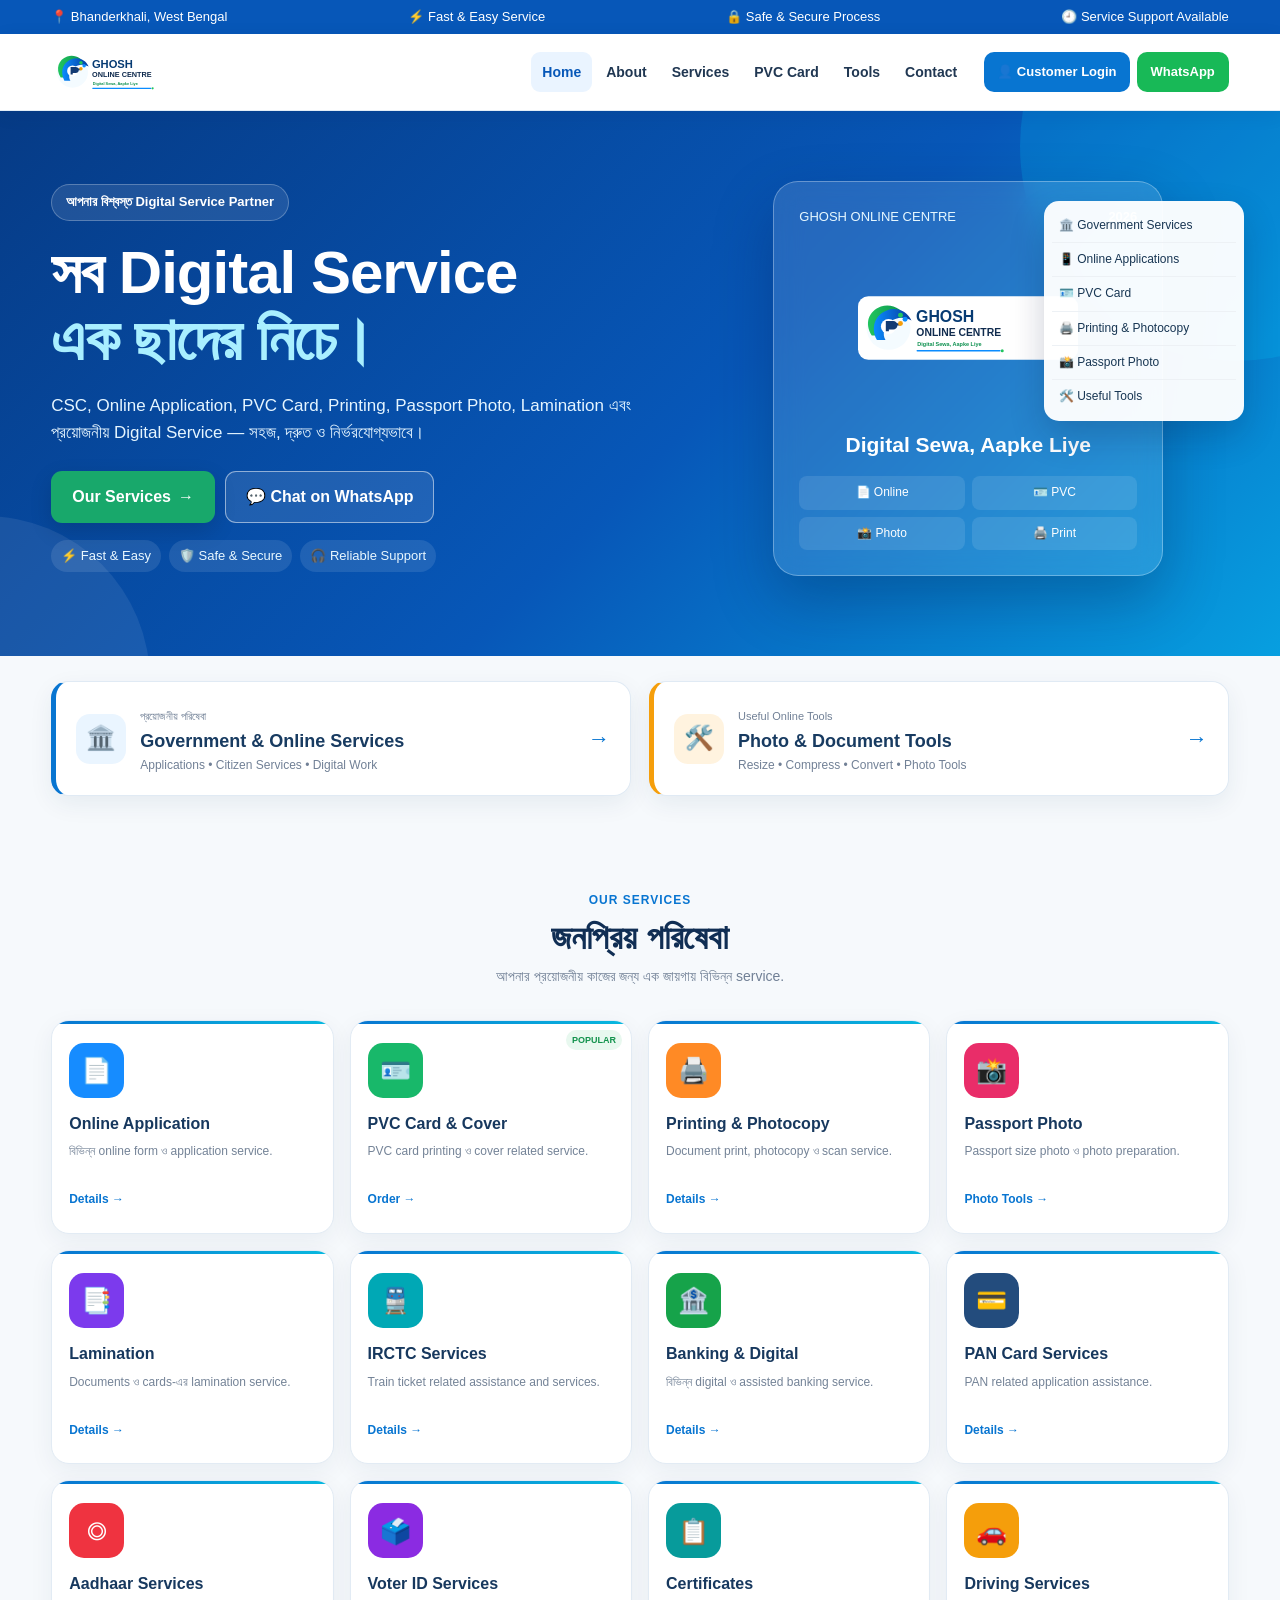
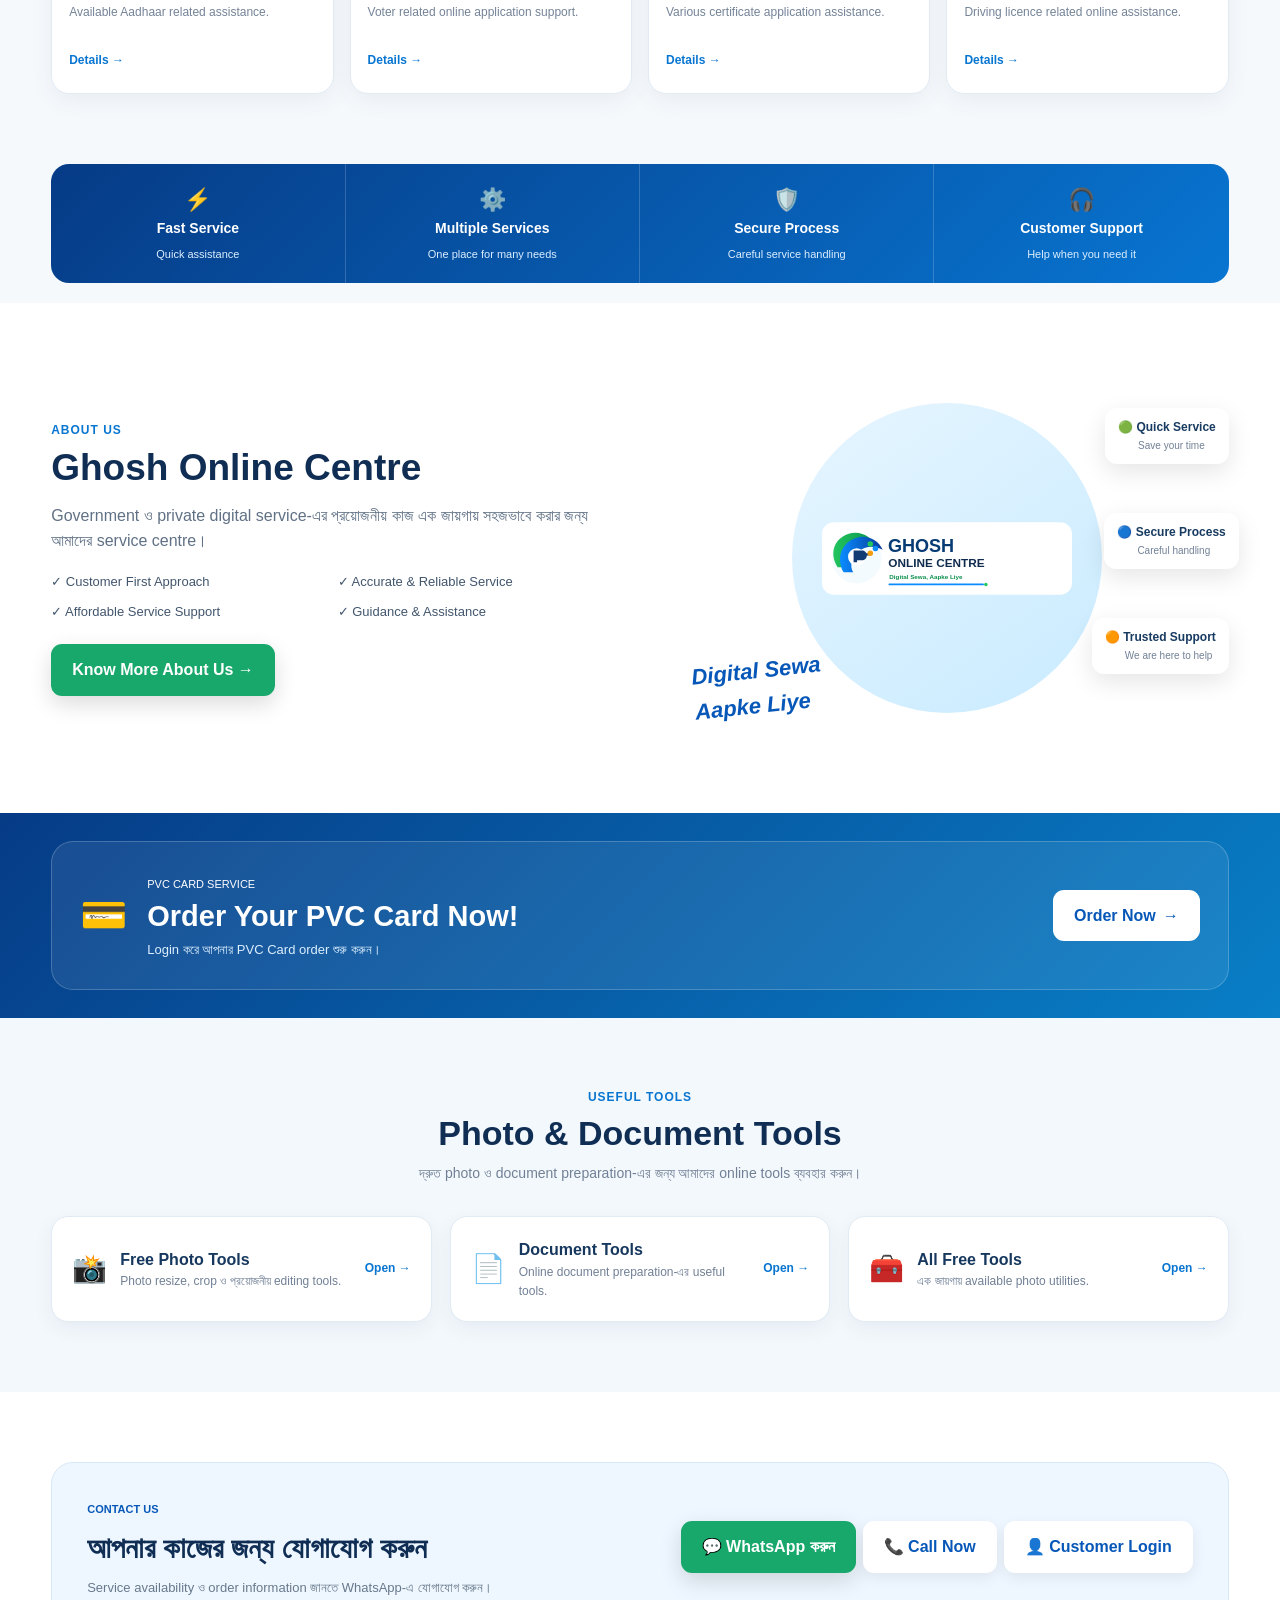
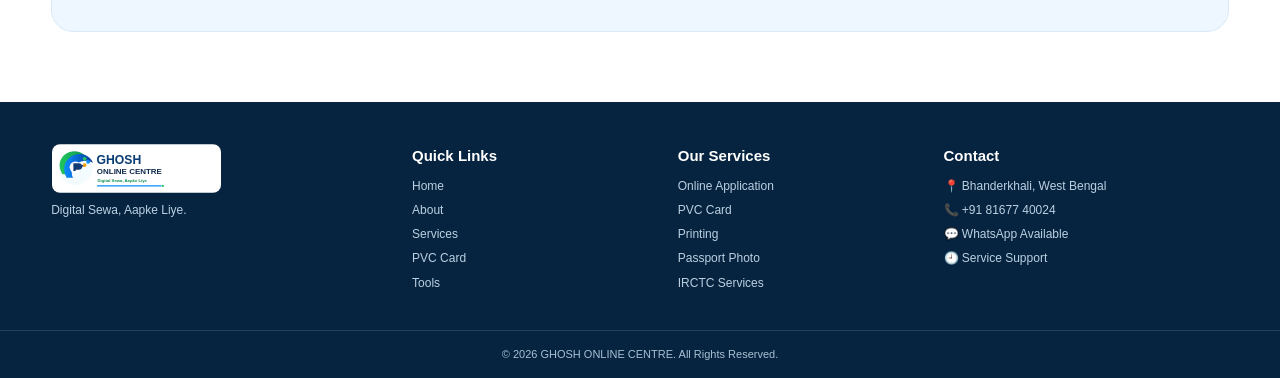
<file: index.html>
<!doctype html><html lang="bn"><head><meta charset="utf-8"><meta name="viewport" content="width=device-width,initial-scale=1"><meta name="theme-color" content="#0757b8"><title>GHOSH ONLINE CENTRE | Digital Service & Online Solutions</title><link rel="icon" href="logo.svg" type="image/svg+xml"><link rel="stylesheet" href="styles.css"></head><body>
<div class="top-strip"><div class="wrap top-strip-in"><span>📍 Bhanderkhali, West Bengal</span><span>⚡ Fast & Easy Service</span><span>🔒 Safe & Secure Process</span><span>🕘 Service Support Available</span></div></div>
<header class="site-header"><div class="wrap nav"><a class="brand" href="#home"><img src="logo.svg" alt="GHOSH ONLINE CENTRE"></a><button class="menu-btn" id="menuBtn">☰</button><nav id="mainNav"><a class="active" href="#home">Home</a><a href="#about">About</a><a href="#services">Services</a><a href="#pvc">PVC Card</a><a href="#tools">Tools</a><a href="#contact">Contact</a></nav><div class="nav-actions"><a class="login-pill" href="login.html">👤 Customer Login</a><a class="nav-wa" href="https://wa.me/918167740024">WhatsApp</a></div></div></header>
<main id="home">
<section class="hero"><div class="hero-glow glow1"></div><div class="hero-glow glow2"></div><div class="wrap hero-grid"><div class="hero-copy"><span class="eyebrow">আপনার বিশ্বস্ত Digital Service Partner</span><h1>সব Digital Service<br><span>এক ছাদের নিচে।</span></h1><p>CSC, Online Application, PVC Card, Printing, Passport Photo, Lamination এবং প্রয়োজনীয় Digital Service — সহজ, দ্রুত ও নির্ভরযোগ্যভাবে।</p><div class="hero-actions"><a class="btn primary" href="#services">Our Services <b>→</b></a><a class="btn white-outline" href="https://wa.me/918167740024">💬 Chat on WhatsApp</a></div><div class="trust-row"><span>⚡ Fast & Easy</span><span>🛡️ Safe & Secure</span><span>🎧 Reliable Support</span></div></div><div class="hero-visual"><div class="visual-card"><div class="visual-head"><span>GHOSH ONLINE CENTRE</span><b>2026</b></div><img src="logo.svg" alt="Ghosh Online Centre logo" class="hero-logo"><div class="visual-slogan">Digital Sewa, Aapke Liye</div><div class="mini-grid"><span>📄 Online</span><span>🪪 PVC</span><span>📸 Photo</span><span>🖨️ Print</span></div></div><div class="floating-list"><div>🏛️ <span>Government Services</span></div><div>📱 <span>Online Applications</span></div><div>🪪 <span>PVC Card</span></div><div>🖨️ <span>Printing & Photocopy</span></div><div>📸 <span>Passport Photo</span></div><div>🛠️ <span>Useful Tools</span></div></div></div></div></section>
<section class="quick wrap"><a class="quick-card blue" href="#services"><span class="qicon">🏛️</span><div><small>প্রয়োজনীয় পরিষেবা</small><h3>Government & Online Services</h3><p>Applications • Citizen Services • Digital Work</p></div><b>→</b></a><a class="quick-card orange" href="#tools"><span class="qicon">🛠️</span><div><small>Useful Online Tools</small><h3>Photo & Document Tools</h3><p>Resize • Compress • Convert • Photo Tools</p></div><b>→</b></a></section>
<section id="services" class="section"><div class="wrap"><div class="section-head"><span>OUR SERVICES</span><h2>জনপ্রিয় পরিষেবা</h2><p>আপনার প্রয়োজনীয় কাজের জন্য এক জায়গায় বিভিন্ন service.</p></div><div class="service-grid">
<article class="service-card"><div class="icon blue-i">📄</div><h3>Online Application</h3><p>বিভিন্ন online form ও application service.</p><a href="#contact">Details →</a></article><article class="service-card featured"><div class="icon green-i">🪪</div><span class="tag">POPULAR</span><h3>PVC Card & Cover</h3><p>PVC card printing ও cover related service.</p><a href="#pvc">Order →</a></article><article class="service-card"><div class="icon orange-i">🖨️</div><h3>Printing & Photocopy</h3><p>Document print, photocopy ও scan service.</p><a href="#contact">Details →</a></article><article class="service-card"><div class="icon pink-i">📸</div><h3>Passport Photo</h3><p>Passport size photo ও photo preparation.</p><a href="#tools">Photo Tools →</a></article><article class="service-card"><div class="icon purple-i">📑</div><h3>Lamination</h3><p>Documents ও cards-এর lamination service.</p><a href="#contact">Details →</a></article><article class="service-card"><div class="icon cyan-i">🚆</div><h3>IRCTC Services</h3><p>Train ticket related assistance and services.</p><a href="#contact">Details →</a></article><article class="service-card"><div class="icon green2-i">🏦</div><h3>Banking & Digital</h3><p>বিভিন্ন digital ও assisted banking service.</p><a href="#contact">Details →</a></article><article class="service-card"><div class="icon navy-i">💳</div><h3>PAN Card Services</h3><p>PAN related application assistance.</p><a href="#contact">Details →</a></article><article class="service-card"><div class="icon red-i">◎</div><h3>Aadhaar Services</h3><p>Available Aadhaar related assistance.</p><a href="#contact">Details →</a></article><article class="service-card"><div class="icon violet-i">🗳️</div><h3>Voter ID Services</h3><p>Voter related online application support.</p><a href="#contact">Details →</a></article><article class="service-card"><div class="icon teal-i">📋</div><h3>Certificates</h3><p>Various certificate application assistance.</p><a href="#contact">Details →</a></article><article class="service-card"><div class="icon gold-i">🚗</div><h3>Driving Services</h3><p>Driving licence related online assistance.</p><a href="#contact">Details →</a></article>
</div></div></section>
<section class="benefit-strip"><div class="wrap benefits"><div><b>⚡</b><strong>Fast Service</strong><span>Quick assistance</span></div><div><b>⚙️</b><strong>Multiple Services</strong><span>One place for many needs</span></div><div><b>🛡️</b><strong>Secure Process</strong><span>Careful service handling</span></div><div><b>🎧</b><strong>Customer Support</strong><span>Help when you need it</span></div></div></section>
<section id="about" class="section about-section"><div class="wrap about-grid"><div class="about-copy"><span class="section-kicker">ABOUT US</span><h2>Ghosh Online Centre</h2><p>Government ও private digital service-এর প্রয়োজনীয় কাজ এক জায়গায় সহজভাবে করার জন্য আমাদের service centre।</p><div class="checks"><span>✓ Customer First Approach</span><span>✓ Accurate & Reliable Service</span><span>✓ Affordable Service Support</span><span>✓ Guidance & Assistance</span></div><a class="btn primary" href="#contact">Know More About Us →</a></div><div class="about-art"><div class="art-circle"></div><img src="logo.svg" alt="Ghosh Online Centre"><div class="art-note">Digital Sewa<br><b>Aapke Liye</b></div><div class="side-badge one">🟢 <b>Quick Service</b><small>Save your time</small></div><div class="side-badge two">🔵 <b>Secure Process</b><small>Careful handling</small></div><div class="side-badge three">🟠 <b>Trusted Support</b><small>We are here to help</small></div></div></div></section>
<section id="pvc" class="pvc-cta"><div class="wrap pvc-inner"><div class="pvc-icon">💳</div><div><span>PVC CARD SERVICE</span><h2>Order Your PVC Card Now!</h2><p>Login করে আপনার PVC Card order শুরু করুন।</p></div><a class="btn white-btn" href="login.html">Order Now <b>→</b></a></div></section>
<section id="tools" class="section tools-section"><div class="wrap"><div class="section-head"><span>USEFUL TOOLS</span><h2>Photo & Document Tools</h2><p>দ্রুত photo ও document preparation-এর জন্য আমাদের online tools ব্যবহার করুন।</p></div><div class="tool-grid"><a class="tool-card" href="photo-tools.html"><span>📸</span><div><h3>Free Photo Tools</h3><p>Photo resize, crop ও প্রয়োজনীয় editing tools.</p></div><b>Open →</b></a><a class="tool-card" href="photo-tools.html"><span>📄</span><div><h3>Document Tools</h3><p>Online document preparation-এর useful tools.</p></div><b>Open →</b></a><a class="tool-card" href="photo-tools.html"><span>🧰</span><div><h3>All Free Tools</h3><p>এক জায়গায় available photo utilities.</p></div><b>Open →</b></a></div></div></section>
<section id="contact" class="contact-section"><div class="wrap contact-box"><div><span>CONTACT US</span><h2>আপনার কাজের জন্য যোগাযোগ করুন</h2><p>Service availability ও order information জানতে WhatsApp-এ যোগাযোগ করুন।</p></div><div class="contact-actions"><a class="btn primary" href="https://wa.me/918167740024">💬 WhatsApp করুন</a><a class="btn soft" href="tel:+918167740024">📞 Call Now</a><a class="btn soft" href="login.html">👤 Customer Login</a></div></div></section>
</main>
<footer><div class="wrap footer-grid"><div class="footer-brand"><img src="logo.svg" alt="Ghosh Online Centre"><p>Digital Sewa, Aapke Liye.</p></div><div><h3>Quick Links</h3><a href="#home">Home</a><a href="#about">About</a><a href="#services">Services</a><a href="#pvc">PVC Card</a><a href="#tools">Tools</a></div><div><h3>Our Services</h3><a href="#services">Online Application</a><a href="#services">PVC Card</a><a href="#services">Printing</a><a href="#services">Passport Photo</a><a href="#services">IRCTC Services</a></div><div><h3>Contact</h3><p>📍 Bhanderkhali, West Bengal</p><p>📞 +91 81677 40024</p><p>💬 WhatsApp Available</p><p>🕘 Service Support</p></div></div><div class="footer-bottom">© 2026 GHOSH ONLINE CENTRE. All Rights Reserved.</div></footer>
<script>const b=document.getElementById('menuBtn'),n=document.getElementById('mainNav');b.addEventListener('click',()=>n.classList.toggle('open'));document.querySelectorAll('#mainNav a').forEach(a=>a.addEventListener('click',()=>n.classList.remove('open')));</script></body></html>
</file>
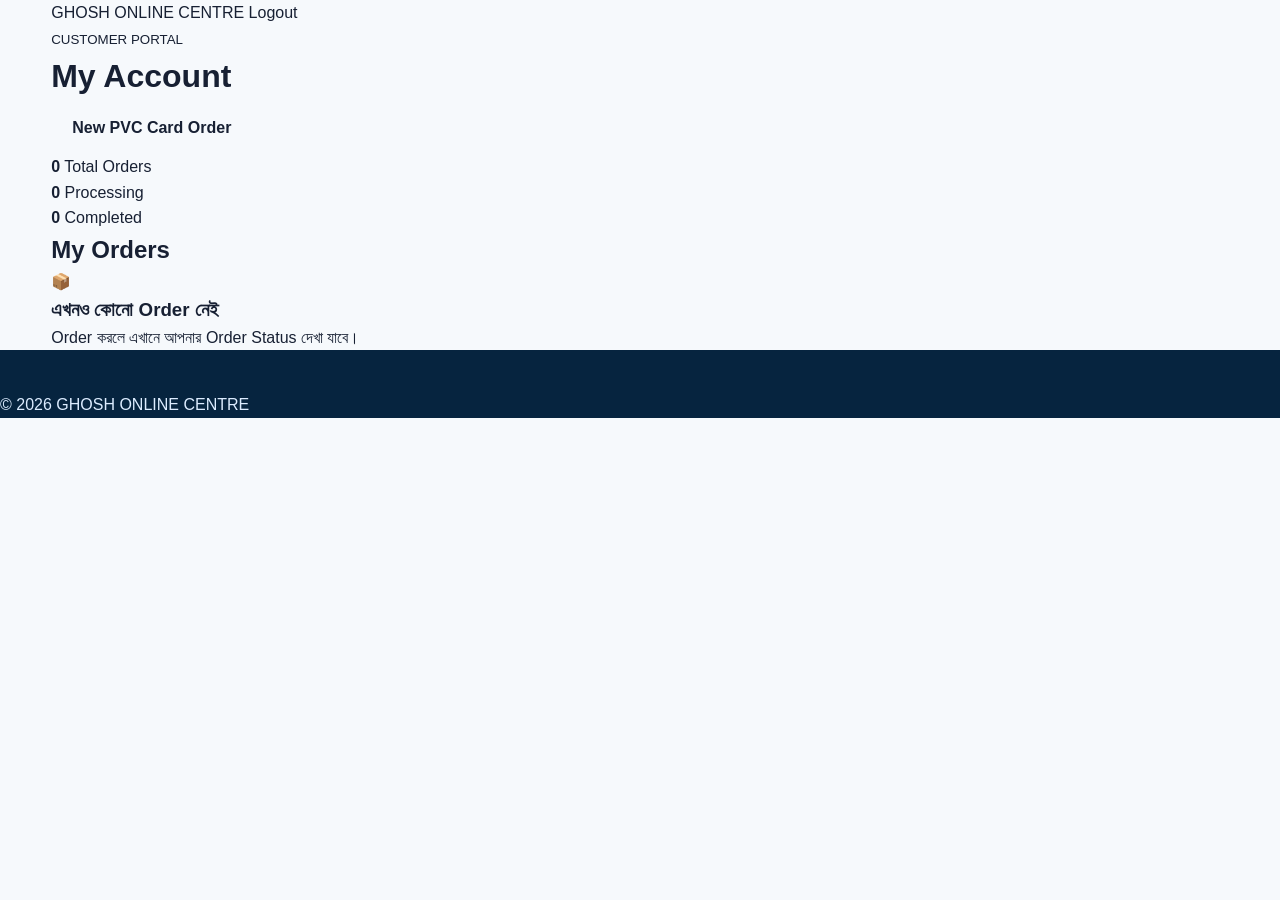
<file: dashboard.html>
<!doctype html>
<html lang="bn">

<head>
<meta charset="utf-8">
<meta name="viewport" content="width=device-width,initial-scale=1">

<title>My Account | GHOSH ONLINE CENTRE</title>

<link rel="stylesheet" href="styles.css">
</head>

<body>

<header>
<div class="nav wrap">

<a href="index.html">GHOSH ONLINE CENTRE</a>

<a class="login" id="logout" href="#">Logout</a>

</div>
</header>


<main class="dashboard wrap">

<div class="dash-head">

<div>

<small>CUSTOMER PORTAL</small>

<h1 id="welcome">
My Account
</h1>

<p id="phone"></p>

</div>


<a class="btn" href="index.html#pvc">
New PVC Card Order
</a>

</div>


<div class="stats">

<div>
<b>0</b>
<span>Total Orders</span>
</div>

<div>
<b>0</b>
<span>Processing</span>
</div>

<div>
<b>0</b>
<span>Completed</span>
</div>

</div>


<div class="panel">

<h2>My Orders</h2>

<div class="empty">

<div>📦</div>

<h3>এখনও কোনো Order নেই</h3>

<p>
Order করলে এখানে আপনার Order Status দেখা যাবে।
</p>

</div>

</div>

</main>


<footer>
© 2026 GHOSH ONLINE CENTRE
</footer>


<script>

const u = JSON.parse(
localStorage.getItem("ghosh_current_user") || "null"
);


if(!u){

location.href = "login.html";

}else{

document.getElementById("welcome").textContent =
"Welcome, " + u.name;

document.getElementById("phone").textContent =
"📱 " + u
</file>
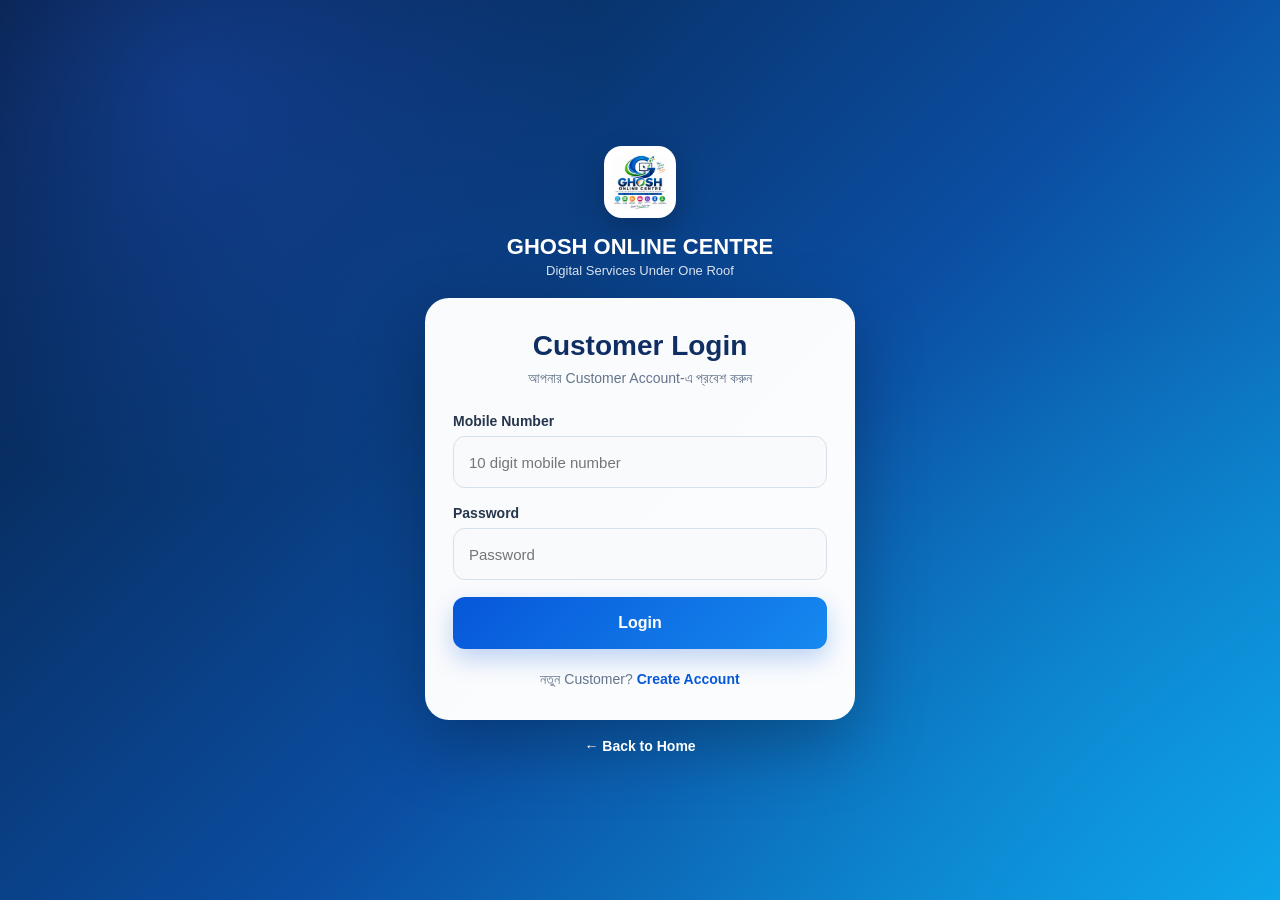
<file: login.html>
<!doctype html>
<html lang="bn">
<head>
<meta charset="utf-8">
<meta name="viewport" content="width=device-width,initial-scale=1">
<title>Customer Login | GHOSH ONLINE CENTRE</title>

<style>
*{box-sizing:border-box}

body{
  margin:0;
  min-height:100vh;
  font-family:Arial,"Noto Sans Bengali",sans-serif;
  background:
    radial-gradient(circle at 15% 10%,rgba(37,99,235,.35),transparent 30%),
    radial-gradient(circle at 90% 90%,rgba(14,165,233,.25),transparent 35%),
    linear-gradient(135deg,#061a3a,#0b4ea2 55%,#0ea5e9);
  display:flex;
  align-items:center;
  justify-content:center;
  padding:24px 16px;
}

.login-wrap{
  width:100%;
  max-width:430px;
}

.brand{
  text-align:center;
  color:white;
  margin-bottom:20px;
}

.brand-logo{
  width:72px;
  height:72px;
  object-fit:contain;
  background:white;
  border-radius:18px;
  padding:8px;
  box-shadow:0 12px 30px rgba(0,0,0,.22);
}

.brand h2{
  margin:12px 0 3px;
  font-size:22px;
  font-weight:800;
}

.brand p{
  margin:0;
  opacity:.85;
  font-size:13px;
}

.login-card{
  background:rgba(255,255,255,.98);
  border-radius:24px;
  padding:32px 28px;
  box-shadow:0 25px 70px rgba(0,0,0,.28);
}

.login-card h1{
  margin:0;
  text-align:center;
  color:#0f2f63;
  font-size:28px;
}

.subtitle{
  text-align:center;
  color:#64748b;
  font-size:14px;
  margin:8px 0 26px;
}

.field{
  margin-bottom:17px;
}

.field label{
  display:block;
  margin-bottom:7px;
  color:#26364d;
  font-size:14px;
  font-weight:700;
}

.field input{
  width:100%;
  height:52px;
  border:1px solid #d6e0ec;
  border-radius:12px;
  padding:0 15px;
  font-size:15px;
  outline:none;
  background:#f8fafc;
  transition:.2s;
}

.field input:focus{
  background:white;
  border-color:#1689ef;
  box-shadow:0 0 0 4px rgba(22,137,239,.12);
}

.login-btn{
  width:100%;
  height:52px;
  border:0;
  border-radius:12px;
  background:linear-gradient(135deg,#0757d9,#1689ef);
  color:white;
  font-size:16px;
  font-weight:800;
  cursor:pointer;
  box-shadow:0 10px 25px rgba(7,87,217,.25);
}

.login-btn:active{
  transform:scale(.99);
}

.bottom{
  text-align:center;
  margin:22px 0 0;
  color:#64748b;
  font-size:14px;
}

.bottom a{
  color:#0757d9;
  font-weight:800;
  text-decoration:none;
}

.home{
  display:block;
  text-align:center;
  margin-top:18px;
  color:white;
  text-decoration:none;
  font-size:14px;
  font-weight:700;
}

.msg{
  text-align:center;
  margin-top:14px;
  color:#dc2626;
  font-size:14px;
}

@media(max-width:480px){
  .login-card{
    padding:28px 22px;
    border-radius:20px;
  }

  .brand-logo{
    width:64px;
    height:64px;
  }
}
</style>
</head>

<body>

<div class="login-wrap">

  <div class="brand">
    <img src="logo.png" class="brand-logo" alt="Ghosh Online Centre">
    <h2>GHOSH ONLINE CENTRE</h2>
    <p>Digital Services Under One Roof</p>
  </div>

  <div class="login-card">

    <h1>Customer Login</h1>

    <p class="subtitle">
      আপনার Customer Account-এ প্রবেশ করুন
    </p>

    <form id="loginForm">

      <div class="field">
        <label>Mobile Number</label>
        <input
          id="mobile"
          type="tel"
          inputmode="numeric"
          maxlength="10"
          required
          placeholder="10 digit mobile number">
      </div>

      <div class="field">
        <label>Password</label>
        <input
          id="password"
          type="password"
          required
          placeholder="Password">
      </div>

      <button class="login-btn" type="submit">
        Login
      </button>

    </form>

    <p id="msg" class="msg"></p>

    <p class="bottom">
      নতুন Customer?
      <a href="register.html">Create Account</a>
    </p>

  </div>

  <a class="home" href="index.html">← Back to Home</a>

</div>

<script>
document.getElementById("loginForm").addEventListener("submit",function(e){
  e.preventDefault();

  const users=JSON.parse(
    localStorage.getItem("ghosh_users") || "[]"
  );

  const mobileNumber=
    document.getElementById("mobile").value.trim();

  const password=
    document.getElementById("password").value;

  const user=users.find(function(u){
    return u.mobile===mobileNumber &&
           u.password===password;
  });

  if(user){
    localStorage.setItem(
      "ghosh_current_user",
      JSON.stringify(user)
    );

    window.location.href="dashboard.html";
  }else{
    document.getElementById("msg").textContent=
      "Mobile number অথবা Password ভুল!";
  }
});
</script>

</body>
</html>
</file>
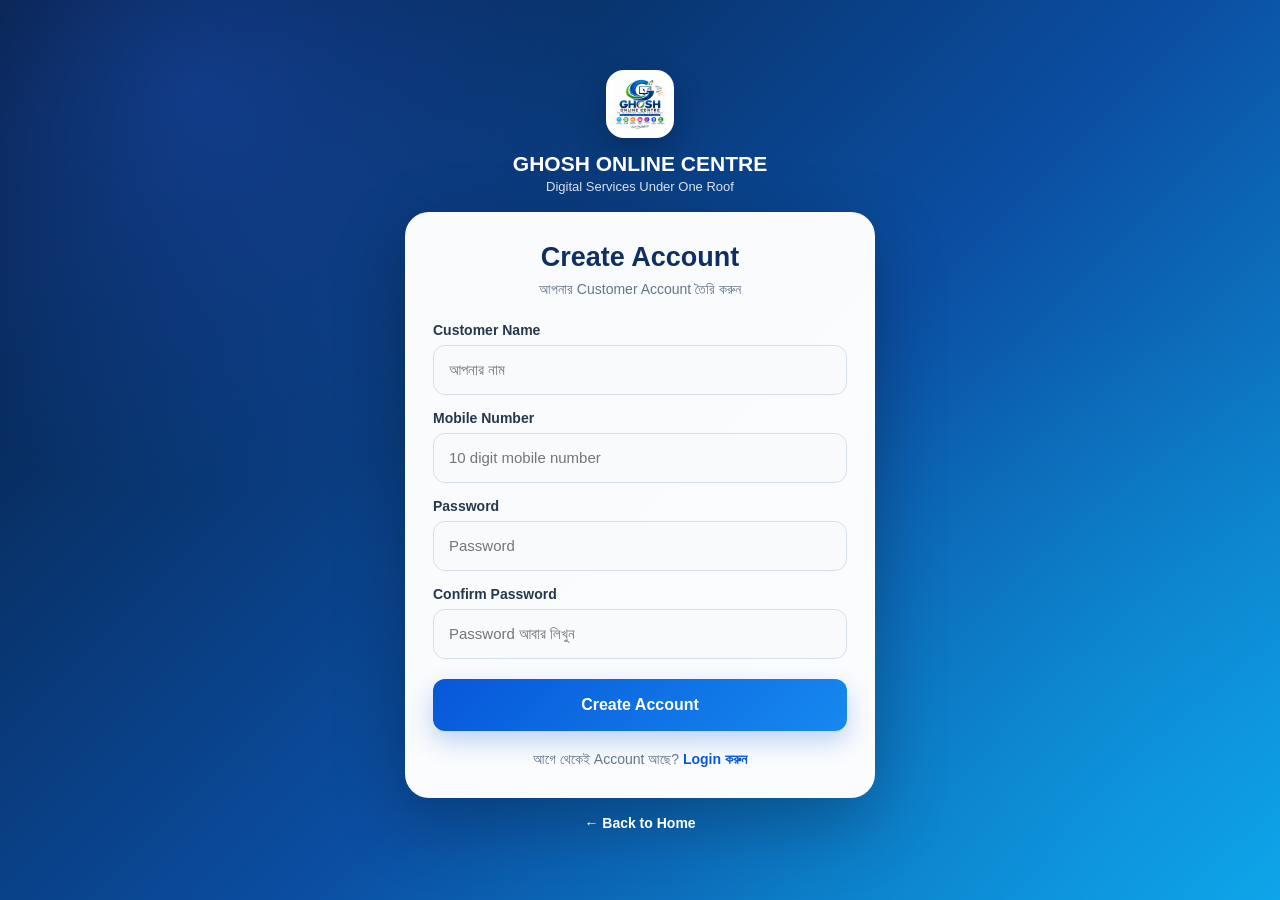
<file: register.html>
<!doctype html>
<html lang="bn">
<head>
<meta charset="utf-8">
<meta name="viewport" content="width=device-width,initial-scale=1">
<title>Create Account | GHOSH ONLINE CENTRE</title>

<style>
*{box-sizing:border-box}

body{
  margin:0;
  min-height:100vh;
  font-family:Arial,"Noto Sans Bengali",sans-serif;
  background:
    radial-gradient(circle at 15% 10%,rgba(37,99,235,.35),transparent 30%),
    radial-gradient(circle at 90% 90%,rgba(14,165,233,.25),transparent 35%),
    linear-gradient(135deg,#061a3a,#0b4ea2 55%,#0ea5e9);
  display:flex;
  align-items:center;
  justify-content:center;
  padding:24px 16px;
}

.register-wrap{
  width:100%;
  max-width:470px;
}

.brand{
  text-align:center;
  color:white;
  margin-bottom:18px;
}

.brand-logo{
  width:68px;
  height:68px;
  object-fit:contain;
  background:white;
  border-radius:18px;
  padding:8px;
  box-shadow:0 12px 30px rgba(0,0,0,.22);
}

.brand h2{
  margin:10px 0 3px;
  font-size:21px;
  font-weight:800;
}

.brand p{
  margin:0;
  opacity:.85;
  font-size:13px;
}

.register-card{
  background:rgba(255,255,255,.98);
  border-radius:24px;
  padding:30px 28px;
  box-shadow:0 25px 70px rgba(0,0,0,.28);
}

.register-card h1{
  margin:0;
  text-align:center;
  color:#0f2f63;
  font-size:27px;
}

.subtitle{
  text-align:center;
  color:#64748b;
  font-size:14px;
  margin:8px 0 24px;
}

.field{
  margin-bottom:15px;
}

.field label{
  display:block;
  margin-bottom:7px;
  color:#26364d;
  font-size:14px;
  font-weight:700;
}

.field input{
  width:100%;
  height:50px;
  border:1px solid #d6e0ec;
  border-radius:12px;
  padding:0 15px;
  font-size:15px;
  outline:none;
  background:#f8fafc;
}

.field input:focus{
  background:white;
  border-color:#1689ef;
  box-shadow:0 0 0 4px rgba(22,137,239,.12);
}

.create-btn{
  width:100%;
  height:52px;
  border:0;
  border-radius:12px;
  background:linear-gradient(135deg,#0757d9,#1689ef);
  color:white;
  font-size:16px;
  font-weight:800;
  cursor:pointer;
  box-shadow:0 10px 25px rgba(7,87,217,.25);
  margin-top:5px;
}

.msg{
  text-align:center;
  margin:13px 0 0;
  font-size:14px;
  font-weight:600;
}

.bottom{
  text-align:center;
  margin:20px 0 0;
  color:#64748b;
  font-size:14px;
}

.bottom a{
  color:#0757d9;
  font-weight:800;
  text-decoration:none;
}

.home{
  display:block;
  text-align:center;
  margin-top:17px;
  color:white;
  text-decoration:none;
  font-size:14px;
  font-weight:700;
}

@media(max-width:480px){
  .register-card{
    padding:27px 21px;
    border-radius:20px;
  }

  .brand-logo{
    width:62px;
    height:62px;
  }
}
</style>
</head>

<body>

<div class="register-wrap">

  <div class="brand">
    <img src="logo.png" class="brand-logo" alt="Ghosh Online Centre">
    <h2>GHOSH ONLINE CENTRE</h2>
    <p>Digital Services Under One Roof</p>
  </div>

  <div class="register-card">

    <h1>Create Account</h1>

    <p class="subtitle">
      আপনার Customer Account তৈরি করুন
    </p>

    <form id="registerForm">

      <div class="field">
        <label>Customer Name</label>
        <input
          id="name"
          type="text"
          required
          placeholder="আপনার নাম">
      </div>

      <div class="field">
        <label>Mobile Number</label>
        <input
          id="mobile"
          type="tel"
          inputmode="numeric"
          maxlength="10"
          required
          placeholder="10 digit mobile number">
      </div>

      <div class="field">
        <label>Password</label>
        <input
          id="password"
          type="password"
          required
          placeholder="Password">
      </div>

      <div class="field">
        <label>Confirm Password</label>
        <input
          id="confirmPassword"
          type="password"
          required
          placeholder="Password আবার লিখুন">
      </div>

      <button class="create-btn" type="submit">
        Create Account
      </button>

    </form>

    <p id="msg" class="msg"></p>

    <p class="bottom">
      আগে থেকেই Account আছে?
      <a href="login.html">Login করুন</a>
    </p>

  </div>

  <a class="home" href="index.html">← Back to Home</a>

</div>

<script>
document.getElementById("registerForm").addEventListener("submit",function(e){

  e.preventDefault();

  const name=document.getElementById("name").value.trim();
  const mobile=document.getElementById("mobile").value.trim();
  const password=document.getElementById("password").value;
  const confirmPassword=document.getElementById("confirmPassword").value;
  const msg=document.getElementById("msg");

  if(mobile.length!==10){
    msg.style.color="#dc2626";
    msg.textContent="সঠিক 10 digit Mobile Number দিন।";
    return;
  }

  if(password!==confirmPassword){
    msg.style.color="#dc2626";
    msg.textContent="Password মিলছে না।";
    return;
  }

  let users=JSON.parse(
    localStorage.getItem("ghosh_users") || "[]"
  );

  const exists=users.some(function(u){
    return u.mobile===mobile;
  });

  if(exists){
    msg.style.color="#dc2626";
    msg.textContent="এই Mobile Number দিয়ে Account আগে থেকেই আছে।";
    return;
  }

  const user={
    name:name,
    mobile:mobile,
    password:password
  };

  users.push(user);

  localStorage.setItem(
    "ghosh_users",
    JSON.stringify(users)
  );

  msg.style.color="#16a34a";
  msg.textContent="Account তৈরি হয়েছে। Login করা হচ্ছে...";

  setTimeout(function(){
    window.location.href="login.html";
  },1000);

});
</script>

</body>
</html>
</file>
<file: styles.css>
*{box-sizing:border-box;margin:0;padding:0}
html{scroll-behavior:smooth}
body{font-family:Arial,"Noto Sans Bengali",sans-serif;color:#172033;background:#f6f9fc;line-height:1.6;overflow-x:hidden}
a{text-decoration:none;color:inherit}
img{max-width:100%;display:block}
button{font:inherit}
.wrap{width:min(1180px,92%);margin:auto}

/* TOP */
.top-strip{background:#0757b8;color:#fff;font-size:13px}
.top-strip-in{min-height:34px;display:flex;align-items:center;justify-content:space-between;gap:10px;flex-wrap:wrap}

/* HEADER */
.site-header{position:sticky;top:0;z-index:1000;background:rgba(255,255,255,.98);border-bottom:1px solid #e3edf6;box-shadow:0 4px 18px rgba(0,30,70,.07)}
.site-header .nav{min-height:76px;display:flex;align-items:center;gap:16px}
.brand{display:flex;align-items:center;flex-shrink:0}
.brand img{width:155px;height:58px;object-fit:contain}
#mainNav{margin-left:auto;display:flex;align-items:center;gap:3px}
#mainNav a{padding:9px 11px;border-radius:9px;font-size:14px;font-weight:600;color:#203752;white-space:nowrap}
#mainNav a:hover,#mainNav a.active{background:#eaf4ff;color:#0757b8}
.nav-actions{display:flex;align-items:center;gap:7px;white-space:nowrap}
.login-pill{padding:10px 13px;border-radius:10px;background:#0875d1;color:#fff!important;font-size:13px;font-weight:700}
.nav-wa{padding:10px 14px;border-radius:10px;background:#18b957;color:#fff!important;font-size:13px;font-weight:700}
.menu-btn{display:none;border:0;background:#0757b8;color:#fff;border-radius:9px;padding:7px 10px;cursor:pointer}

/* HERO */
.hero{position:relative;overflow:hidden;background:linear-gradient(135deg,#063b86,#0757b8 55%,#079fe0);color:#fff;padding:70px 0 80px}
.hero-glow{position:absolute;border-radius:50%;pointer-events:none}
.glow1{width:430px;height:430px;right:-170px;top:-180px;background:rgba(0,210,255,.18)}
.glow2{width:330px;height:330px;left:-180px;bottom:-190px;background:rgba(255,255,255,.08)}
.hero-grid{position:relative;z-index:2;display:grid;grid-template-columns:1.08fr .92fr;gap:45px;align-items:center}
.hero-copy{min-width:0}
.eyebrow{display:inline-block;padding:7px 14px;border:1px solid rgba(255,255,255,.25);border-radius:30px;background:rgba(255,255,255,.1);font-size:13px;font-weight:700;margin-bottom:18px}
.hero h1{font-size:clamp(38px,5vw,60px);line-height:1.12;letter-spacing:-1px;margin-bottom:18px}
.hero h1 span{color:#a9efff}
.hero-copy>p{max-width:650px;color:#e5f5ff;font-size:17px;margin-bottom:25px}
.hero-actions{display:flex;gap:10px;flex-wrap:wrap;margin-bottom:17px}
.btn{display:inline-flex;align-items:center;justify-content:center;gap:7px;padding:12px 20px;border-radius:11px;font-weight:800;transition:.2s;border:1px solid transparent}
.btn:hover{transform:translateY(-2px)}
.btn.primary{background:#18a86b;color:#fff;box-shadow:0 8px 22px rgba(0,0,0,.14)}
.btn.white-outline{background:rgba(255,255,255,.1);color:#fff;border-color:rgba(255,255,255,.5)}
.trust-row{display:flex;gap:8px;flex-wrap:wrap}
.trust-row span{font-size:13px;padding:6px 10px;border-radius:20px;background:rgba(255,255,255,.1);color:#e9f8ff}

/* HERO CARD */
.hero-visual{position:relative;min-height:370px;display:flex;justify-content:center;align-items:center}
.visual-card{width:min(390px,100%);padding:25px;border:1px solid rgba(255,255,255,.3);border-radius:25px;background:rgba(255,255,255,.12);backdrop-filter:blur(14px);box-shadow:0 25px 60px rgba(0,20,60,.28);text-align:center}
.visual-head{display:flex;justify-content:space-between;font-size:13px;color:#e7f8ff}
.hero-logo{width:220px;height:170px;object-fit:contain;margin:15px auto}
.visual-slogan{font-size:21px;font-weight:900}
.mini-grid{display:grid;grid-template-columns:repeat(2,1fr);gap:7px;margin-top:15px}
.mini-grid span{padding:7px;border-radius:8px;background:rgba(255,255,255,.1);font-size:12px}
.floating-list{position:absolute;right:-15px;top:20px;width:200px;padding:8px;border-radius:15px;background:rgba(255,255,255,.96);color:#183653;box-shadow:0 15px 35px rgba(0,20,60,.2)}
.floating-list div{padding:7px;border-bottom:1px solid #edf1f5;font-size:12px}
.floating-list div:last-child{border:0}

/* QUICK */
.quick{display:grid;grid-template-columns:repeat(2,1fr);gap:18px;padding-top:25px;padding-bottom:25px}
.quick-card{display:grid;grid-template-columns:auto 1fr auto;align-items:center;gap:14px;background:#fff;border:1px solid #e0eaf4;border-radius:17px;padding:20px;box-shadow:0 8px 24px rgba(20,55,90,.07);transition:.2s}
.quick-card:hover{transform:translateY(-4px)}
.quick-card.blue{border-left:5px solid #0875d1}
.quick-card.orange{border-left:5px solid #f59e0b}
.qicon{width:50px;height:50px;display:grid;place-items:center;border-radius:14px;background:#eaf5ff;font-size:24px}
.quick-card.orange .qicon{background:#fff3df}
.quick-card small{color:#718096;font-size:11px}
.quick-card h3{font-size:18px;color:#183b61}
.quick-card p{font-size:12px;color:#718096}
.quick-card>b{font-size:22px;color:#0875d1}

/* SECTIONS */
.section{padding:70px 0}
.section-head{text-align:center;max-width:700px;margin:0 auto 32px}
.section-head>span,.section-kicker{display:block;color:#0875d1;font-size:12px;font-weight:900;letter-spacing:1px;margin-bottom:6px}
.section-head h2,.about-copy h2{font-size:34px;line-height:1.2;color:#102e54;margin-bottom:8px}
.section-head p{color:#718096;font-size:14px}

/* SERVICES */
.service-grid{display:grid;grid-template-columns:repeat(4,1fr);gap:16px}
.service-card{position:relative;background:#fff;border:1px solid #e2ebf4;border-radius:18px;padding:22px 17px;box-shadow:0 7px 24px rgba(20,55,90,.06);transition:.2s;overflow:hidden}
.service-card:before{content:"";position:absolute;left:0;right:0;top:0;height:3px;background:linear-gradient(90deg,#0875d1,#08b9df)}
.service-card:hover{transform:translateY(-5px);box-shadow:0 15px 30px rgba(20,55,90,.12)}
.icon{width:55px;height:55px;display:grid;place-items:center;border-radius:15px;color:#fff;font-size:25px;margin-bottom:13px}
.blue-i{background:#168cff}.green-i{background:#18b86a}.orange-i{background:#ff8a25}.pink-i{background:#e92d69}.purple-i{background:#7c3aed}.cyan-i{background:#00a8b5}.green2-i{background:#16a34a}.navy-i{background:#234c7d}.red-i{background:#ef3340}.violet-i{background:#8b2be2}.teal-i{background:#079b9b}.gold-i{background:#f59e0b}
.service-card h3{font-size:16px;color:#17385e;margin-bottom:6px}
.service-card p{font-size:12px;color:#748397;min-height:40px}
.service-card>a{display:inline-block;margin-top:8px;color:#0875d1;font-weight:800;font-size:12px}
.tag{position:absolute;top:9px;right:9px;background:#e8f8ef;color:#13934d;border-radius:20px;padding:3px 6px;font-size:9px;font-weight:900}

/* BENEFITS */
.benefit-strip{padding-bottom:20px}
.benefits{display:grid;grid-template-columns:repeat(4,1fr);background:linear-gradient(135deg,#063b86,#0875d1);color:#fff;border-radius:18px;overflow:hidden}
.benefits>div{text-align:center;padding:18px 10px;border-right:1px solid rgba(255,255,255,.18)}
.benefits>div:last-child{border-right:0}
.benefits b{display:block;font-size:22px}.benefits strong{display:block;font-size:14px}.benefits span{font-size:11px;color:#dceeff}

/* ABOUT */
.about-section{background:#fff}
.about-grid{display:grid;grid-template-columns:1fr 1fr;gap:50px;align-items:center}
.about-copy h2{font-size:37px}
.about-copy>p{color:#607185;margin:12px 0 18px}
.checks{display:grid;grid-template-columns:repeat(2,1fr);gap:9px;margin-bottom:22px}
.checks span{font-size:13px;color:#42566d}
.about-art{position:relative;min-height:370px;display:flex;align-items:center;justify-content:center}
.art-circle{position:absolute;width:310px;height:310px;border-radius:50%;background:linear-gradient(145deg,#e6f5ff,#c9ebff)}
.about-art>img{position:relative;width:250px;height:220px;object-fit:contain}
.art-note{position:absolute;left:5%;bottom:20px;color:#0757b8;font-size:22px;font-style:italic;font-weight:800;transform:rotate(-6deg)}
.side-badge{position:absolute;background:#fff;padding:10px 13px;border-radius:12px;box-shadow:0 8px 24px rgba(0,0,0,.1);font-size:12px;color:#183b61}
.side-badge small{display:block;color:#718096;margin-left:20px}
.side-badge.one{right:0;top:35px}.side-badge.two{right:-10px;top:140px}.side-badge.three{right:0;top:245px}

/* PVC */
.pvc-cta{padding:28px 0;background:linear-gradient(135deg,#063b86,#087fc7);color:#fff}
.pvc-inner{display:grid;grid-template-columns:auto 1fr auto;align-items:center;gap:20px;padding:28px;border:1px solid rgba(255,255,255,.2);border-radius:22px;background:rgba(255,255,255,.08)}
.pvc-icon{font-size:38px}
.pvc-inner h2{font-size:29px;line-height:1.2;margin:3px 0 6px}
.pvc-inner p{font-size:13px;color:#dcefff}
.pvc-inner span{font-size:11px}
.white-btn{background:#fff;color:#0757b8!important}

/* TOOLS */
.tools-section{background:#f3f8fc}
.tool-grid{display:grid;grid-template-columns:repeat(3,1fr);gap:18px}
.tool-card{display:grid;grid-template-columns:auto 1fr auto;align-items:center;gap:13px;background:#fff;padding:20px;border:1px solid #e1ebf4;border-radius:17px;box-shadow:0 7px 20px rgba(20,55,90,.06);transition:.2s}
.tool-card:hover{transform:translateY(-4px)}
.tool-card>span{font-size:28px}.tool-card h3{font-size:16px;color:#17385e}.tool-card p{font-size:12px;color:#718096}.tool-card>b{font-size:12px;color:#0875d1;white-space:nowrap}

/* CONTACT */
.contact-section{padding:70px 0;background:#fff}
.contact-box{display:grid;grid-template-columns:1fr auto;align-items:center;gap:25px;padding:32px 35px;border-radius:22px;background:#eef7ff;border:1px solid #d9e9f7}
.contact-box>div>span{font-size:11px;color:#0757b8;font-weight:900}
.contact-box h2{font-size:29px;color:#102e54;margin:4px 0 7px}
.contact-box p{font-size:13px;color:#68798c}
.contact-actions{display:flex;gap:7px;flex-wrap:wrap;justify-content:center}
.btn.soft{background:#fff;color:#0757b8;box-shadow:0 5px 15px rgba(0,0,0,.07)}

/* FOOTER */
footer{background:#06243f;color:#dcecff;padding:42px 0 0}
.footer-grid{display:grid;grid-template-columns:1.4fr 1fr 1fr 1.2fr;gap:28px;padding-bottom:32px}
.footer-brand img{width:170px;max-height:65px;object-fit:contain;margin-bottom:8px}
.footer-grid h3{font-size:15px;color:#fff;margin-bottom:9px}
.footer-grid a,.footer-grid p{display:block;font-size:12px;color:#bcd0e3;margin:5px 0}
.footer-grid a:hover{color:#fff}
.footer-bottom{border-top:1px solid rgba(255,255,255,.12);text-align:center;padding:15px;color:#a9c0d5;font-size:11px}

/* TABLET */
@media(max-width:1000px){
.site-header .nav{gap:10px}
.brand img{width:140px}
#mainNav a{padding:8px 7px;font-size:12px}
.login-pill,.nav-wa{padding:8px 9px;font-size:11px}
.hero-grid{grid-template-columns:1fr;text-align:center}
.hero-copy>p{margin-left:auto;margin-right:auto}
.hero-actions,.trust-row{justify-content:center}
.floating-list{right:0}
.service-grid{grid-template-columns:repeat(3,1fr)}
.benefits{grid-template-columns:repeat(2,1fr)}
.benefits>div:nth-child(2){border-right:0}
.about-grid{grid-template-columns:1fr;text-align:center}
.about-copy>p{max-width:650px;margin-left:auto;margin-right:auto}
.checks{max-width:600px;margin-left:auto;margin-right:auto}
.about-art{max-width:600px;margin:auto}
.footer-grid{grid-template-columns:repeat(2,1fr)}
}

/* MOBILE */
@media(max-width:760px){
.top-strip{display:none}
.site-header .nav{min-height:64px;gap:6px;padding:6px 0;flex-wrap:wrap}
.brand img{width:125px;height:48px}
.menu-btn{display:block;margin-left:auto}
#mainNav{display:none;order:5;width:100%;margin:0;padding:8px 0;justify-content:center;flex-wrap:wrap;border-top:1px solid #edf2f6}
#mainNav.open{display:flex}
#mainNav a{padding:8px 8px;font-size:12px}
.nav-actions{order:4;gap:4px}
.login-pill,.nav-wa{padding:7px 8px;font-size:10px}
.hero{padding:45px 0 55px}
.hero-grid{gap:40px}
/* =========================
   CUSTOMER LOGIN / AUTH
========================= */

.auth-page{
  min-height:100vh;
  display:flex;
  align-items:center;
  justify-content:center;
  padding:40px 18px;
  background:
    radial-gradient(circle at 15% 15%,rgba(37,99,235,.18),transparent 32%),
    radial-gradient(circle at 85% 85%,rgba(14,165,233,.16),transparent 30%),
    linear-gradient(135deg,#eef6ff,#f8fbff);
}

.auth-card{
  width:100%;
  max-width:440px;
  background:#fff;
  padding:38px 32px;
  border-radius:22px;
  box-shadow:0 20px 60px rgba(15,23,42,.14);
  border:1px solid #e5edf7;
}

.auth-card h1{
  margin:0 0 8px;
  text-align:center;
  font-size:30px;
  font-weight:800;
  color:#0f3b82;
}

.auth-card > p{
  margin:0 0 28px;
  text-align:center;
  color:#64748b;
  font-size:15px;
}

.auth-card form{
  display:flex;
  flex-direction:column;
  gap:9px;
}

.auth-card label{
  margin-top:8px;
  font-size:14px;
  font-weight:700;
  color:#334155;
}

.auth-card input{
  width:100%;
  height:50px;
  padding:0 15px;
  border:1px solid #d8e2ef;
  border-radius:11px;
  outline:none;
  background:#f8fafc;
  font-size:15px;
  color:#172033;
  transition:.2s ease;
}

.auth-card input:focus{
  border-color:#2563eb;
  background:#fff;
  box-shadow:0 0 0 4px rgba(37,99,235,.10);
}

.auth-card .btn.full{
  width:100%;
  height:50px;
  margin-top:14px;
  border:0;
  border-radius:11px;
  background:linear-gradient(135deg,#0757d9,#1689ef);
  color:#fff;
  font-size:16px;
  font-weight:800;
  cursor:pointer;
  box-shadow:0 10px 24px rgba(37,99,235,.22);
  transition:.2s ease;
}

.auth-card .btn.full:hover{
  transform:translateY(-1px);
  box-shadow:0 14px 28px rgba(37,99,235,.28);
}

.auth-card > p:nth-last-of-type(2){
  margin-top:22px;
  margin-bottom:0;
  text-align:center;
}

.auth-card a{
  color:#0757d9;
  font-weight:700;
  text-decoration:none;
}

.auth-card a:hover{
  text-decoration:underline;
}

.auth-card .msg{
  margin-top:15px;
  text-align:center;
  font-size:14px;
}

@media(max-width:480px){
  .auth-page{
    padding:22px 14px;
  }

  .auth-card{
    padding:30px 22px;
    border-radius:18px;
  }

  .auth-card h1{
    font-size:26px;
  }
}
</file>
